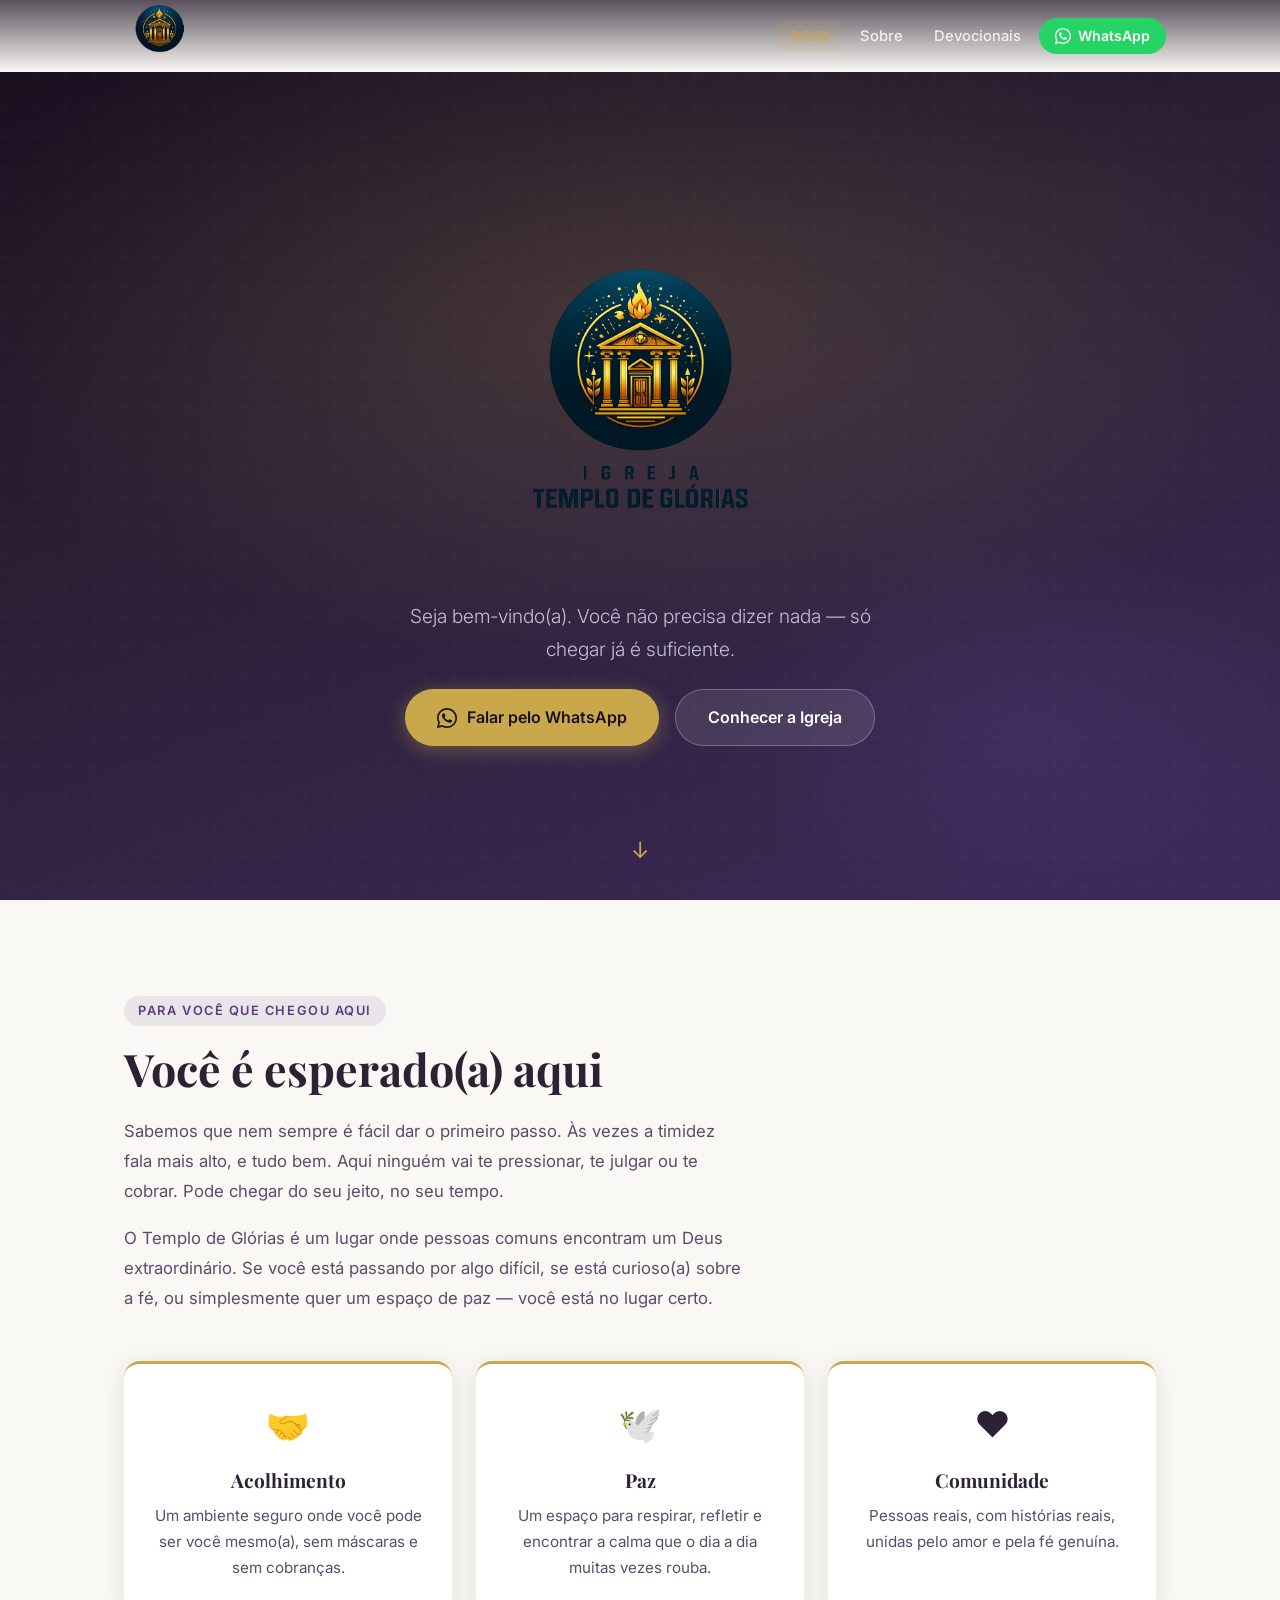
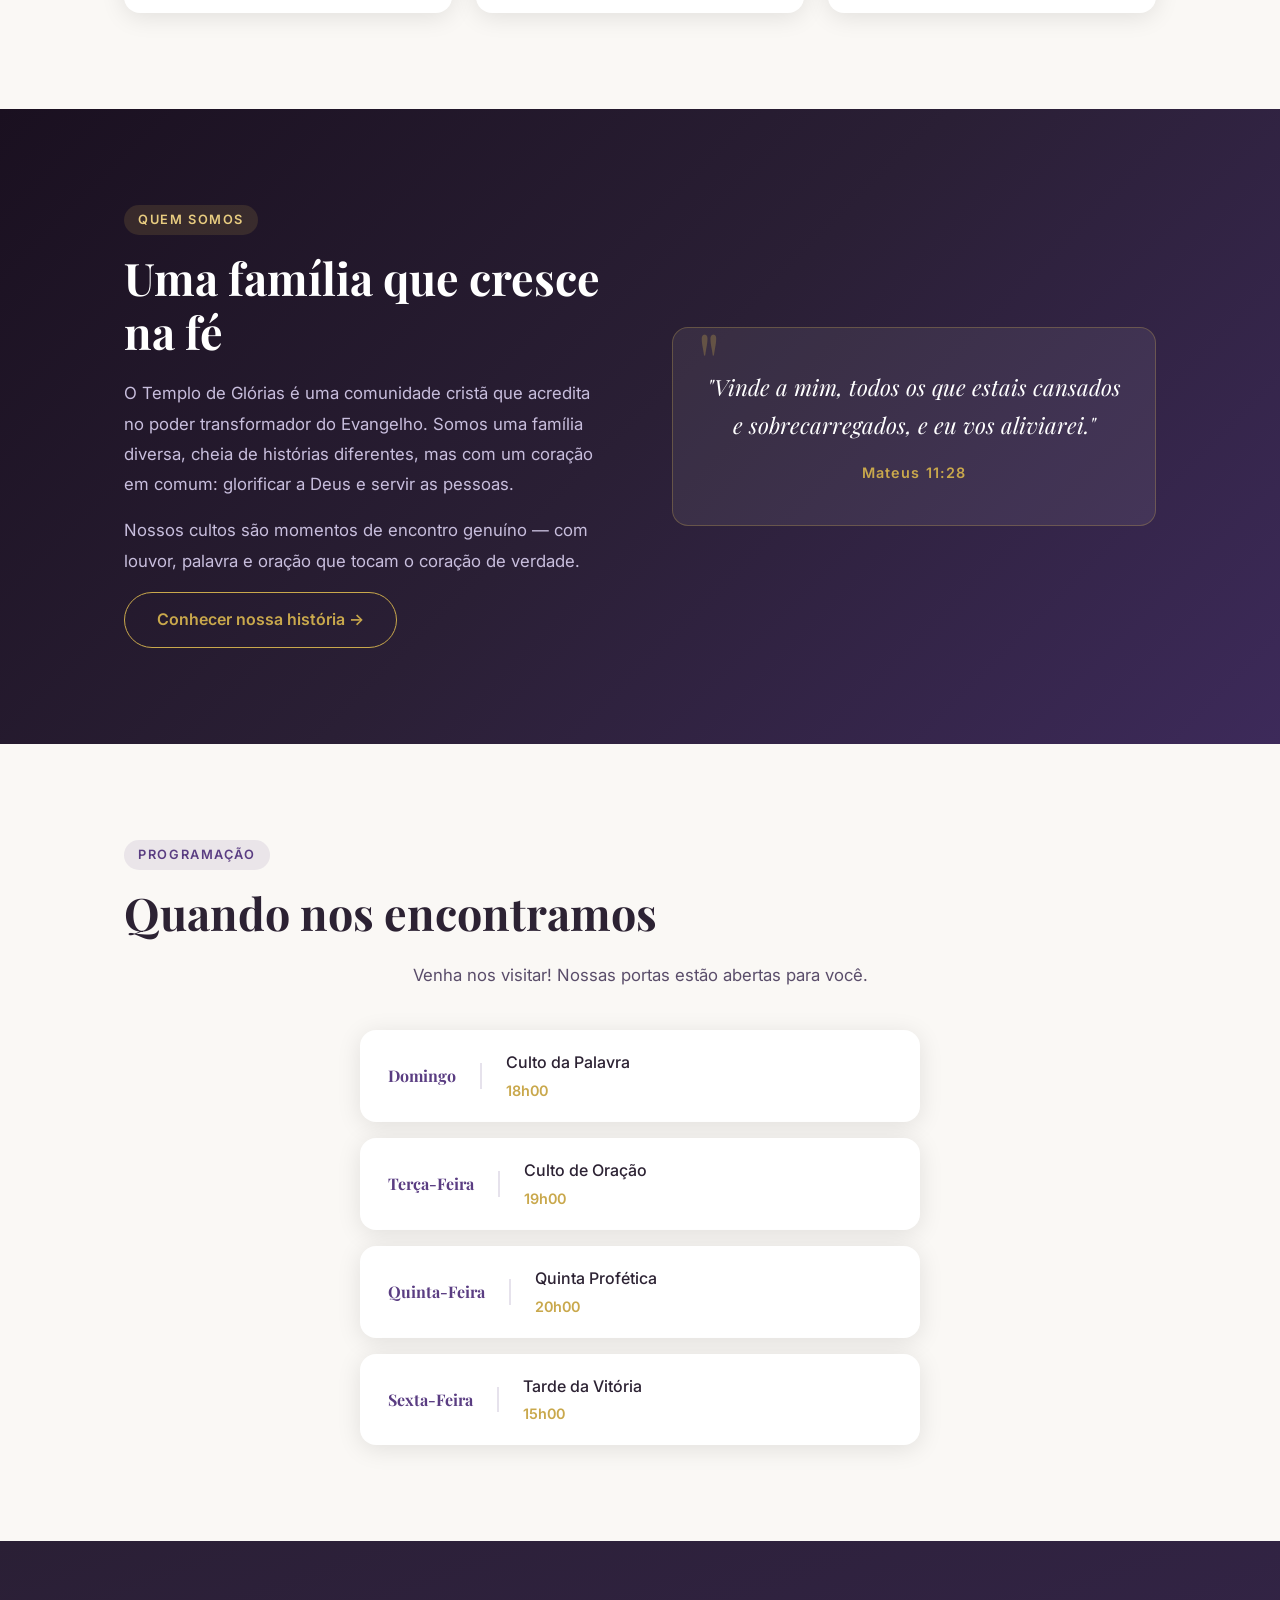
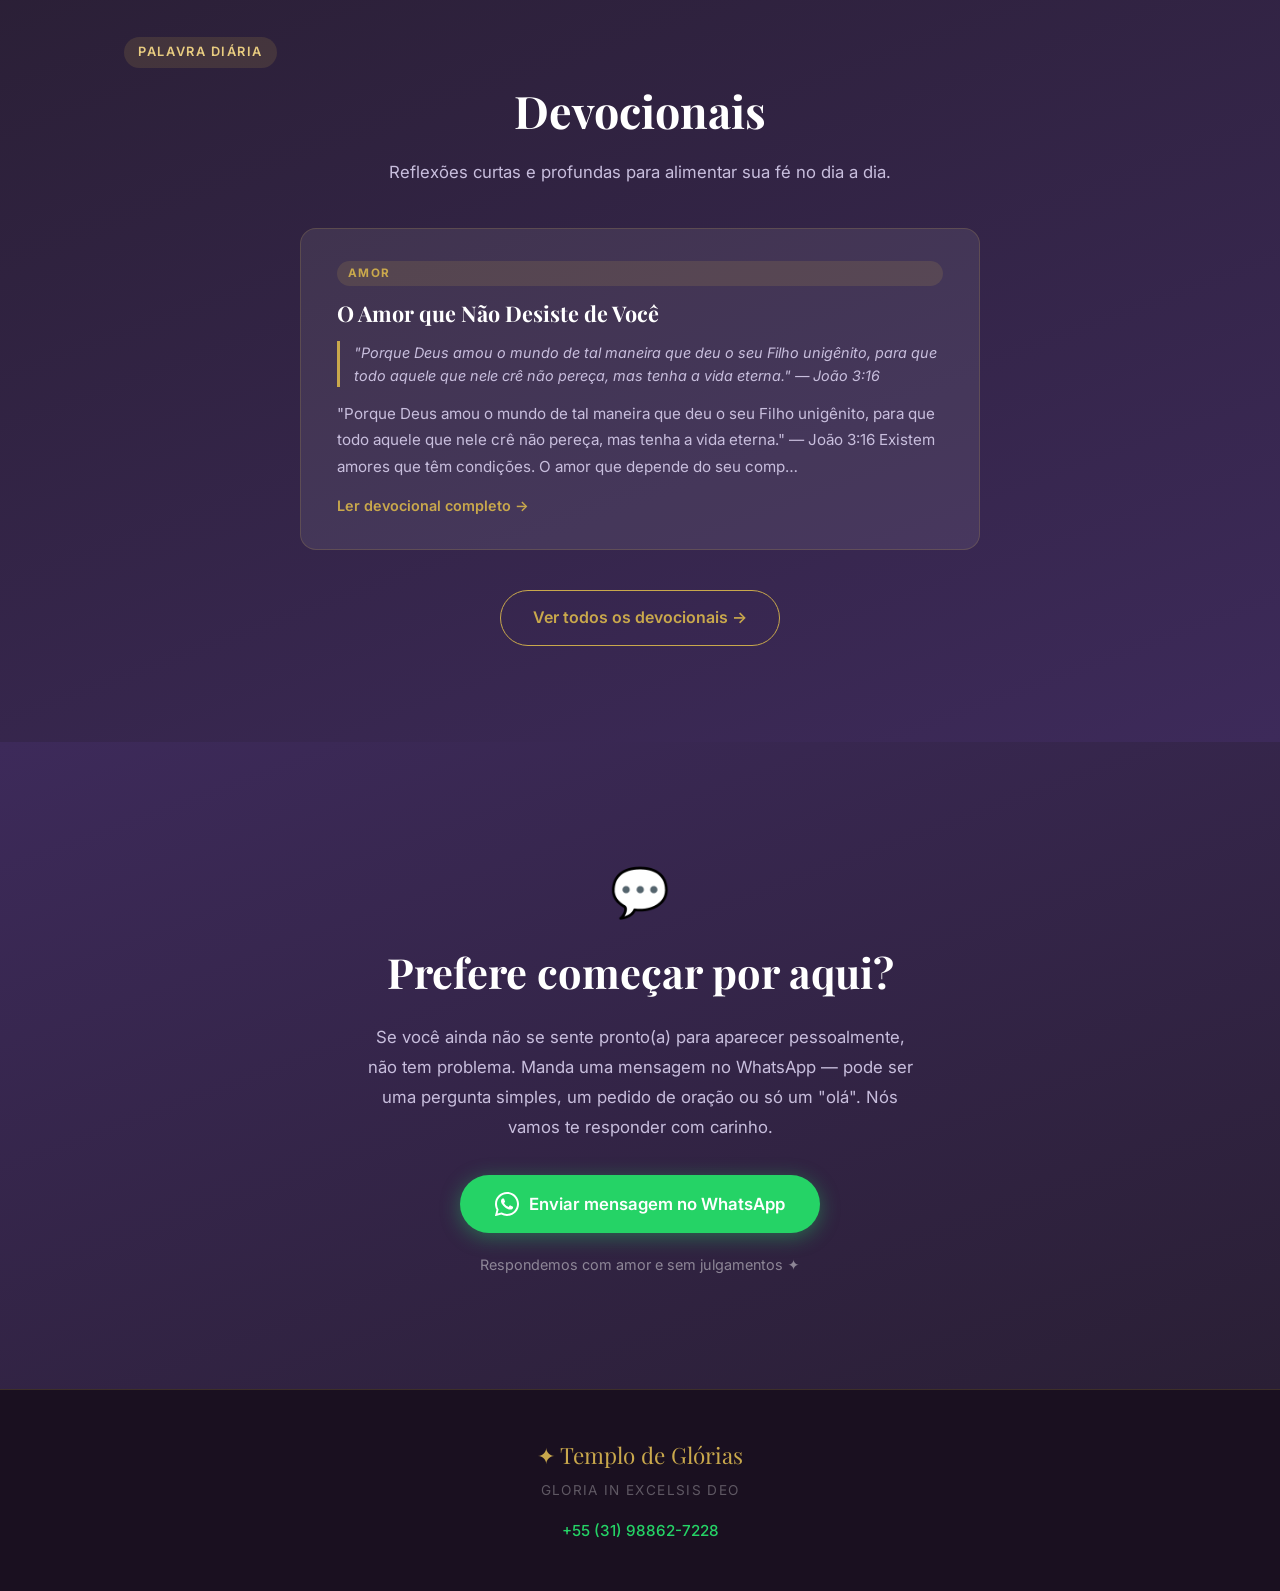
<file: index.html>
<!DOCTYPE html>
<html lang="pt-BR">
<head>
  <meta charset="UTF-8" />
  <meta name="viewport" content="width=device-width, initial-scale=1.0" />
  <meta name="description" content="Templo de Glórias — Um lugar de acolhimento, fé e esperança para você." />
  <title>Templo de Glórias</title>
  <link rel="preconnect" href="https://fonts.googleapis.com" />
  <link rel="preconnect" href="https://fonts.gstatic.com" crossorigin />
  <link href="https://fonts.googleapis.com/css2?family=Playfair+Display:wght@400;700&family=Inter:wght@300;400;500;600&display=swap" rel="stylesheet" />
  <link rel="stylesheet" href="css/style.css" />
</head>
<body>

  <!-- nav injetado via nav.js -->

  <!-- HERO -->
  <header class="hero">
    <div class="hero__overlay"></div>
    <div class="hero__content">
      <img src="images/logo.png" alt="Templo de Glórias" class="hero__logo-img" />
      <p class="hero__subtitle">Seja bem-vindo(a). Você não precisa dizer nada — só chegar já é suficiente.</p>
      <div class="hero__actions">
        <a href="https://wa.me/5531988627228?text=Ol%C3%A1%2C%20vim%20pelo%20QR%20Code%20e%20gostaria%20de%20saber%20mais%20sobre%20o%20Templo%20de%20Gl%C3%B3rias%20%F0%9F%99%8F"
           class="btn btn--primary" target="_blank" rel="noopener">
          <svg width="20" height="20" viewBox="0 0 24 24" fill="currentColor" aria-hidden="true">
            <path d="M17.472 14.382c-.297-.149-1.758-.867-2.03-.967-.273-.099-.471-.148-.67.15-.197.297-.767.966-.94 1.164-.173.199-.347.223-.644.075-.297-.15-1.255-.463-2.39-1.475-.883-.788-1.48-1.761-1.653-2.059-.173-.297-.018-.458.13-.606.134-.133.298-.347.446-.52.149-.174.198-.298.298-.497.099-.198.05-.371-.025-.52-.075-.149-.669-1.612-.916-2.207-.242-.579-.487-.5-.669-.51-.173-.008-.371-.01-.57-.01-.198 0-.52.074-.792.372-.272.297-1.04 1.016-1.04 2.479 0 1.462 1.065 2.875 1.213 3.074.149.198 2.096 3.2 5.077 4.487.709.306 1.262.489 1.694.625.712.227 1.36.195 1.871.118.571-.085 1.758-.719 2.006-1.413.248-.694.248-1.289.173-1.413-.074-.124-.272-.198-.57-.347z"/>
            <path d="M12 0C5.373 0 0 5.373 0 12c0 2.124.558 4.118 1.535 5.845L.057 23.428a.5.5 0 0 0 .612.612l5.583-1.478A11.94 11.94 0 0 0 12 24c6.627 0 12-5.373 12-12S18.627 0 12 0zm0 22c-1.891 0-3.663-.513-5.188-1.407l-.372-.217-3.863 1.022 1.022-3.863-.218-.372A9.944 9.944 0 0 1 2 12C2 6.477 6.477 2 12 2s10 4.477 10 10-4.477 10-10 10z"/>
          </svg>
          Falar pelo WhatsApp
        </a>
        <a href="sobre.html" class="btn btn--ghost">Conhecer a Igreja</a>
      </div>
    </div>
    <div class="hero__scroll" aria-hidden="true">↓</div>
  </header>

  <main>

    <!-- BOAS-VINDAS -->
    <section class="section section--light" id="boas-vindas">
      <div class="container">
        <span class="section__tag">Para você que chegou aqui</span>
        <h2 class="section__title">Você é esperado(a) aqui</h2>
        <p class="section__text">
          Sabemos que nem sempre é fácil dar o primeiro passo. Às vezes a timidez fala mais alto, e tudo bem.
          Aqui ninguém vai te pressionar, te julgar ou te cobrar. Pode chegar do seu jeito, no seu tempo.
        </p>
        <p class="section__text">
          O Templo de Glórias é um lugar onde pessoas comuns encontram um Deus extraordinário.
          Se você está passando por algo difícil, se está curioso(a) sobre a fé, ou simplesmente quer
          um espaço de paz — você está no lugar certo.
        </p>
        <div class="cards">
          <div class="card reveal">
            <div class="card__icon">🤝</div>
            <h3 class="card__title">Acolhimento</h3>
            <p class="card__text">Um ambiente seguro onde você pode ser você mesmo(a), sem máscaras e sem cobranças.</p>
          </div>
          <div class="card reveal">
            <div class="card__icon">🕊️</div>
            <h3 class="card__title">Paz</h3>
            <p class="card__text">Um espaço para respirar, refletir e encontrar a calma que o dia a dia muitas vezes rouba.</p>
          </div>
          <div class="card reveal">
            <div class="card__icon">❤️</div>
            <h3 class="card__title">Comunidade</h3>
            <p class="card__text">Pessoas reais, com histórias reais, unidas pelo amor e pela fé genuína.</p>
          </div>
        </div>
      </div>
    </section>

    <!-- SOBRE PREVIEW -->
    <section class="section section--dark" id="sobre">
      <div class="container container--two-col">
        <div class="two-col__text">
          <span class="section__tag section__tag--light">Quem somos</span>
          <h2 class="section__title section__title--light">Uma família que cresce na fé</h2>
          <p class="section__text section__text--light">
            O Templo de Glórias é uma comunidade cristã que acredita no poder transformador do Evangelho.
            Somos uma família diversa, cheia de histórias diferentes, mas com um coração em comum:
            glorificar a Deus e servir as pessoas.
          </p>
          <p class="section__text section__text--light">
            Nossos cultos são momentos de encontro genuíno — com louvor, palavra e oração que tocam
            o coração de verdade.
          </p>
          <a href="sobre.html" class="btn btn--outline-gold">Conhecer nossa história →</a>
        </div>
        <div class="two-col__visual reveal">
          <div class="verse-card">
            <blockquote class="verse-card__text">
              "Vinde a mim, todos os que estais cansados e sobrecarregados, e eu vos aliviarei."
            </blockquote>
            <cite class="verse-card__ref">Mateus 11:28</cite>
          </div>
        </div>
      </div>
    </section>

    <!-- CULTOS -->
    <section class="section section--light" id="cultos">
      <div class="container">
        <span class="section__tag">Programação</span>
        <h2 class="section__title">Quando nos encontramos</h2>
        <p class="section__text section__text--center">
          Venha nos visitar! Nossas portas estão abertas para você.
        </p>
        <div class="schedule">
          <div class="schedule__item reveal">
            <div class="schedule__day">Domingo</div>
            <div class="schedule__info">
              <span class="schedule__name">Culto da Palavra</span>
              <span class="schedule__time">18h00</span>
            </div>
          </div>
          <div class="schedule__item reveal">
            <div class="schedule__day">Terça-Feira</div>
            <div class="schedule__info">
              <span class="schedule__name">Culto de Oração</span>
              <span class="schedule__time">19h00</span>
            </div>
          </div>
          <div class="schedule__item reveal">
            <div class="schedule__day">Quinta-Feira</div>
            <div class="schedule__info">
              <span class="schedule__name">Quinta Profética</span>
              <span class="schedule__time">20h00</span>
            </div>
          </div>
          <div class="schedule__item reveal">
            <div class="schedule__day">Sexta-Feira</div>
            <div class="schedule__info">
              <span class="schedule__name">Tarde da Vitória</span>
              <span class="schedule__time">15h00</span>
            </div>
          </div>
        </div>
      </div>
    </section>

    <!-- DEVOCIONAIS PREVIEW -->
    <section class="section section--mid" id="devocionais-preview">
      <div class="container">
        <span class="section__tag section__tag--light">Palavra diária</span>
        <h2 class="section__title section__title--light" style="text-align:center;max-width:100%">Devocionais</h2>
        <p class="section__text section__text--light section__text--center">
          Reflexões curtas e profundas para alimentar sua fé no dia a dia.
        </p>
        <div id="devFeatured" class="dev-featured-wrap">
          <div class="dev-loading">
            <div class="dev-loading__spinner"></div>
          </div>
        </div>
        <div style="text-align:center;margin-top:2.5rem">
          <a href="devocionais.html" class="btn btn--outline-gold">Ver todos os devocionais →</a>
        </div>
      </div>
    </section>

    <!-- CTA WHATSAPP -->
    <section class="section section--cta" id="contato">
      <div class="container container--narrow">
        <div class="cta__icon">💬</div>
        <h2 class="cta__title">Prefere começar por aqui?</h2>
        <p class="cta__text">
          Se você ainda não se sente pronto(a) para aparecer pessoalmente, não tem problema.
          Manda uma mensagem no WhatsApp — pode ser uma pergunta simples, um pedido de oração
          ou só um "olá". Nós vamos te responder com carinho.
        </p>
        <a href="https://wa.me/5531988627228?text=Ol%C3%A1%2C%20vim%20pelo%20QR%20Code%20e%20gostaria%20de%20saber%20mais%20sobre%20o%20Templo%20de%20Gl%C3%B3rias%20%F0%9F%99%8F"
           class="btn btn--whatsapp" target="_blank" rel="noopener">
          <svg width="24" height="24" viewBox="0 0 24 24" fill="currentColor" aria-hidden="true">
            <path d="M17.472 14.382c-.297-.149-1.758-.867-2.03-.967-.273-.099-.471-.148-.67.15-.197.297-.767.966-.94 1.164-.173.199-.347.223-.644.075-.297-.15-1.255-.463-2.39-1.475-.883-.788-1.48-1.761-1.653-2.059-.173-.297-.018-.458.13-.606.134-.133.298-.347.446-.52.149-.174.198-.298.298-.497.099-.198.05-.371-.025-.52-.075-.149-.669-1.612-.916-2.207-.242-.579-.487-.5-.669-.51-.173-.008-.371-.01-.57-.01-.198 0-.52.074-.792.372-.272.297-1.04 1.016-1.04 2.479 0 1.462 1.065 2.875 1.213 3.074.149.198 2.096 3.2 5.077 4.487.709.306 1.262.489 1.694.625.712.227 1.36.195 1.871.118.571-.085 1.758-.719 2.006-1.413.248-.694.248-1.289.173-1.413-.074-.124-.272-.198-.57-.347z"/>
            <path d="M12 0C5.373 0 0 5.373 0 12c0 2.124.558 4.118 1.535 5.845L.057 23.428a.5.5 0 0 0 .612.612l5.583-1.478A11.94 11.94 0 0 0 12 24c6.627 0 12-5.373 12-12S18.627 0 12 0zm0 22c-1.891 0-3.663-.513-5.188-1.407l-.372-.217-3.863 1.022 1.022-3.863-.218-.372A9.944 9.944 0 0 1 2 12C2 6.477 6.477 2 12 2s10 4.477 10 10-4.477 10-10 10z"/>
          </svg>
          Enviar mensagem no WhatsApp
        </a>
        <p class="cta__note">Respondemos com amor e sem julgamentos ✦</p>
      </div>
    </section>

  </main>

  <footer class="footer">
    <div class="container">
      <div class="footer__logo">✦ Templo de Glórias</div>
      <p class="footer__tagline">Gloria in Excelsis Deo</p>
      <a href="https://wa.me/5531988627228" class="footer__whatsapp" target="_blank" rel="noopener">+55 (31) 98862-7228</a>
    </div>
  </footer>

  <script src="js/nav.js"></script>
  <script src="js/main.js"></script>
</body>
</html>
</file>
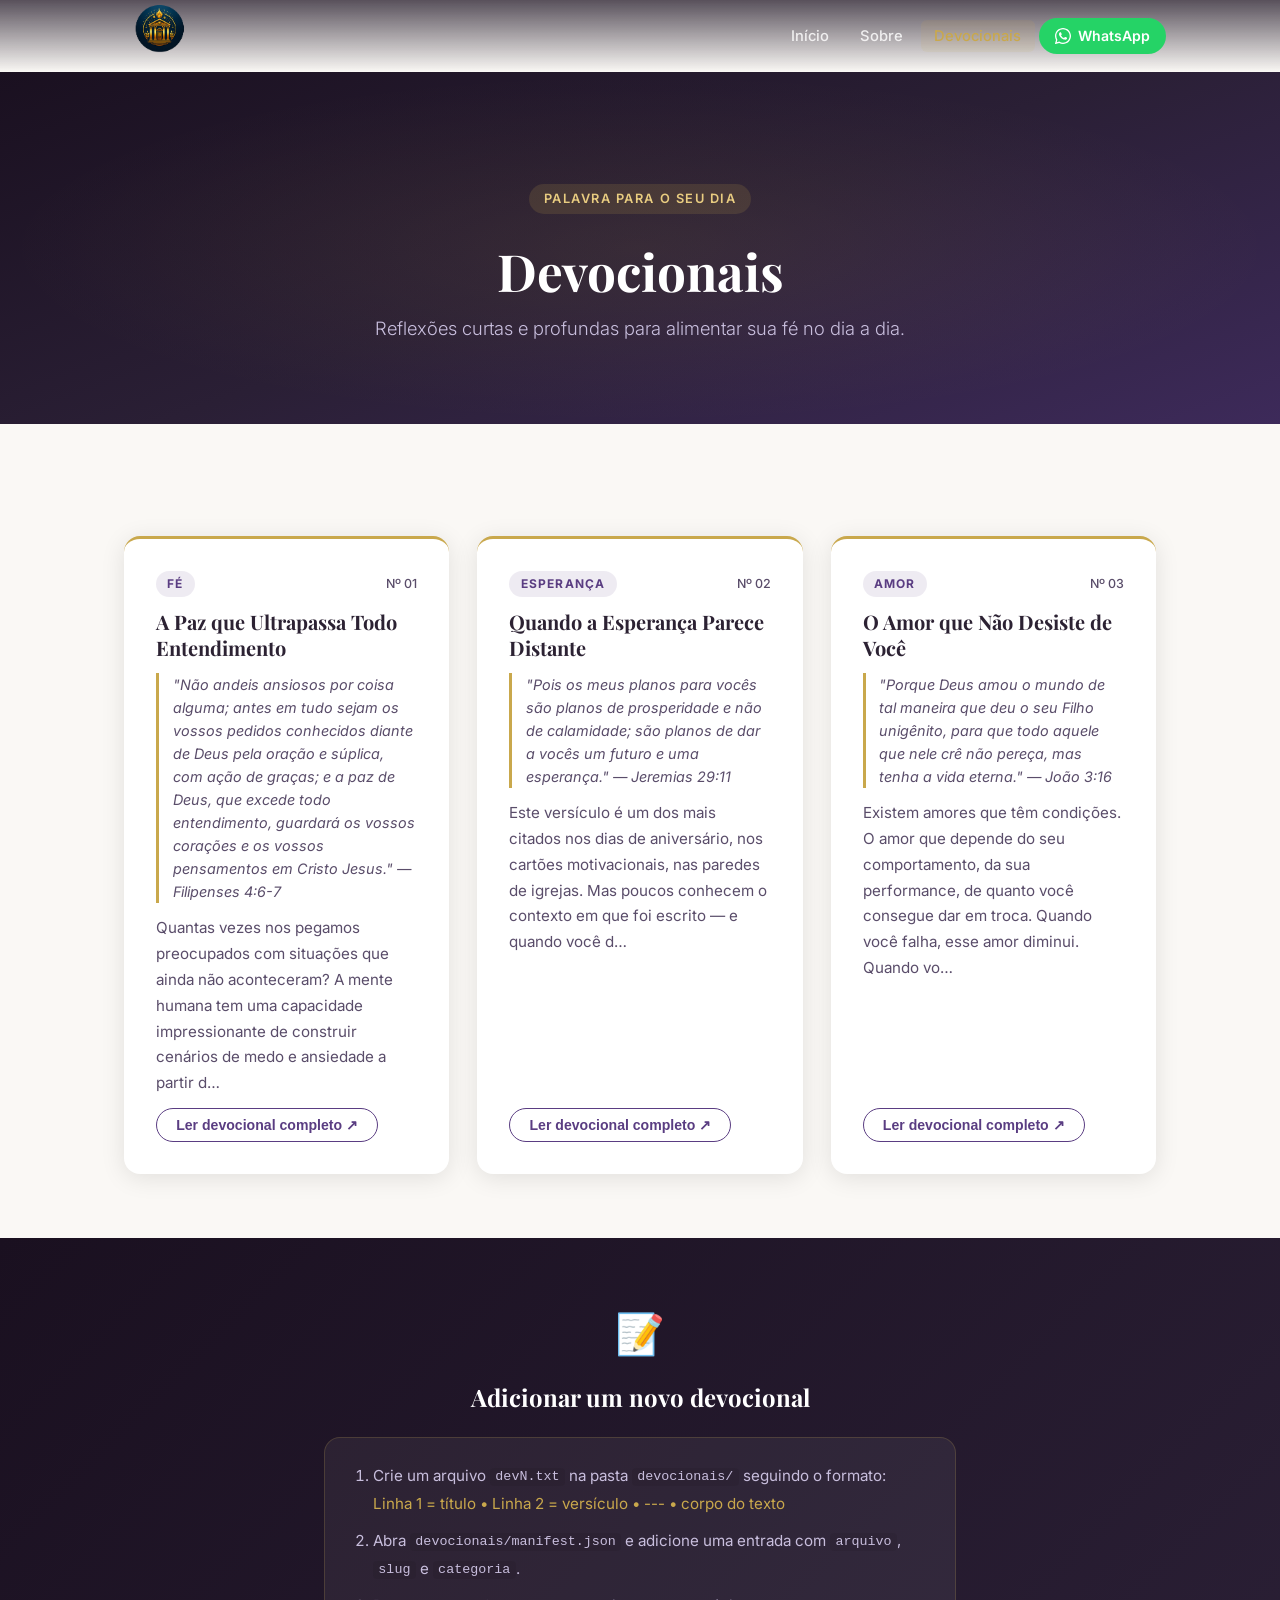
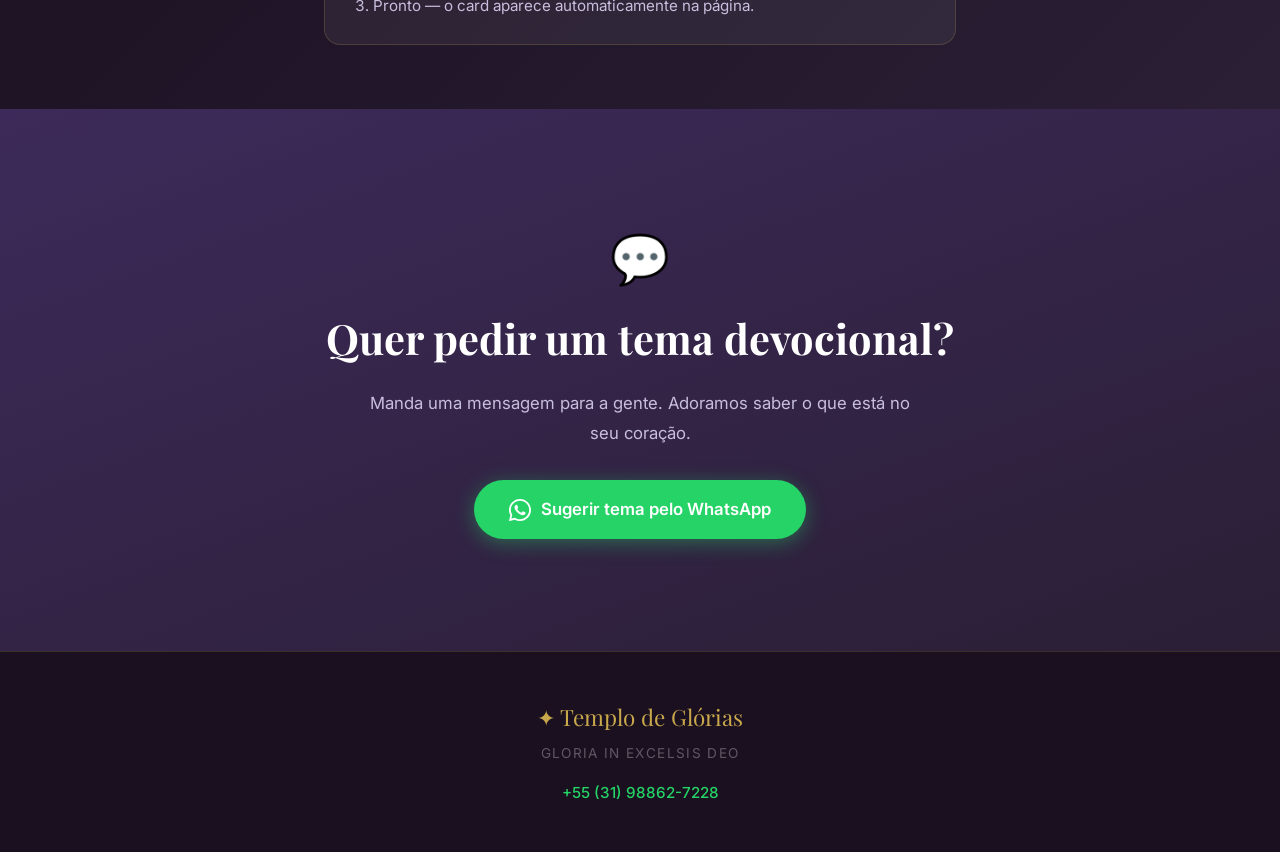
<file: devocionais.html>
<!DOCTYPE html>
<html lang="pt-BR">
<head>
  <meta charset="UTF-8" />
  <meta name="viewport" content="width=device-width, initial-scale=1.0" />
  <meta name="description" content="Devocionais do Templo de Glórias — reflexões diárias para fortalecer sua fé." />
  <title>Devocionais — Templo de Glórias</title>
  <link rel="preconnect" href="https://fonts.googleapis.com" />
  <link rel="preconnect" href="https://fonts.gstatic.com" crossorigin />
  <link href="https://fonts.googleapis.com/css2?family=Playfair+Display:wght@400;700&family=Inter:wght@300;400;500;600&display=swap" rel="stylesheet" />
  <link rel="stylesheet" href="css/style.css" />
</head>
<body class="page-devocionais">

  <!-- nav injetado via nav.js -->

  <!-- PAGE HERO -->
  <header class="page-hero">
    <div class="page-hero__overlay"></div>
    <div class="page-hero__content">
      <span class="section__tag section__tag--light">Palavra para o seu dia</span>
      <h1 class="page-hero__title">Devocionais</h1>
      <p class="page-hero__sub">Reflexões curtas e profundas para alimentar sua fé no dia a dia.</p>
    </div>
  </header>

  <main>

    <section class="section section--light dev-section">
      <div class="container">

        <!-- Estado de carregamento -->
        <div id="devLoading" class="dev-loading">
          <div class="dev-loading__spinner"></div>
          <p>Carregando devocionais…</p>
        </div>

        <!-- Mensagem de erro -->
        <div id="devError" class="dev-error" style="display:none"></div>

        <!-- Grid de cards (preenchido pelo JS) -->
        <div id="devGrid" class="dev-grid"></div>

      </div>
    </section>

    <!-- Como adicionar novo devocional -->
    <section class="section section--mid add-tip">
      <div class="container container--narrow">
        <div class="add-tip__icon">📝</div>
        <h2 class="add-tip__title">Adicionar um novo devocional</h2>
        <ol class="add-tip__steps">
          <li>Crie um arquivo <code>devN.txt</code> na pasta <code>devocionais/</code> seguindo o formato:<br>
            <em>Linha 1 = título &bull; Linha 2 = versículo &bull; --- &bull; corpo do texto</em>
          </li>
          <li>Abra <code>devocionais/manifest.json</code> e adicione uma entrada com <code>arquivo</code>, <code>slug</code> e <code>categoria</code>.</li>
          <li>Pronto — o card aparece automaticamente na página.</li>
        </ol>
      </div>
    </section>

    <!-- CTA -->
    <section class="section section--cta">
      <div class="container container--narrow">
        <div class="cta__icon">💬</div>
        <h2 class="cta__title">Quer pedir um tema devocional?</h2>
        <p class="cta__text">Manda uma mensagem para a gente. Adoramos saber o que está no seu coração.</p>
        <a href="https://wa.me/5531988627228?text=Ol%C3%A1%2C%20gostaria%20de%20sugerir%20um%20tema%20devocional%20%F0%9F%99%8F"
           class="btn btn--whatsapp" target="_blank" rel="noopener">
          <svg width="22" height="22" viewBox="0 0 24 24" fill="currentColor" aria-hidden="true">
            <path d="M17.472 14.382c-.297-.149-1.758-.867-2.03-.967-.273-.099-.471-.148-.67.15-.197.297-.767.966-.94 1.164-.173.199-.347.223-.644.075-.297-.15-1.255-.463-2.39-1.475-.883-.788-1.48-1.761-1.653-2.059-.173-.297-.018-.458.13-.606.134-.133.298-.347.446-.52.149-.174.198-.298.298-.497.099-.198.05-.371-.025-.52-.075-.149-.669-1.612-.916-2.207-.242-.579-.487-.5-.669-.51-.173-.008-.371-.01-.57-.01-.198 0-.52.074-.792.372-.272.297-1.04 1.016-1.04 2.479 0 1.462 1.065 2.875 1.213 3.074.149.198 2.096 3.2 5.077 4.487.709.306 1.262.489 1.694.625.712.227 1.36.195 1.871.118.571-.085 1.758-.719 2.006-1.413.248-.694.248-1.289.173-1.413-.074-.124-.272-.198-.57-.347z"/>
            <path d="M12 0C5.373 0 0 5.373 0 12c0 2.124.558 4.118 1.535 5.845L.057 23.428a.5.5 0 0 0 .612.612l5.583-1.478A11.94 11.94 0 0 0 12 24c6.627 0 12-5.373 12-12S18.627 0 12 0zm0 22c-1.891 0-3.663-.513-5.188-1.407l-.372-.217-3.863 1.022 1.022-3.863-.218-.372A9.944 9.944 0 0 1 2 12C2 6.477 6.477 2 12 2s10 4.477 10 10-4.477 10-10 10z"/>
          </svg>
          Sugerir tema pelo WhatsApp
        </a>
      </div>
    </section>

  </main>

  <!-- MODAL de leitura completa -->
  <div id="devModal" class="modal" role="dialog" aria-modal="true" aria-labelledby="modalTitle">
    <div class="modal__box">
      <button id="modalClose" class="modal__close" aria-label="Fechar">✕</button>
      <span id="modalCat" class="modal__cat"></span>
      <h2 id="modalTitle" class="modal__title"></h2>
      <div id="modalBody" class="modal__body"></div>
      <div class="modal__footer">
        <a href="https://wa.me/5531988627228?text=Ol%C3%A1%2C%20li%20um%20devocional%20incrível%20no%20site%20do%20Templo%20de%20Glórias%20e%20quero%20saber%20mais%20%F0%9F%99%8F"
           class="btn btn--whatsapp btn--sm" target="_blank" rel="noopener">
          Compartilhar via WhatsApp
        </a>
      </div>
    </div>
  </div>

  <footer class="footer">
    <div class="container">
      <div class="footer__logo">✦ Templo de Glórias</div>
      <p class="footer__tagline">Gloria in Excelsis Deo</p>
      <a href="https://wa.me/5531988627228" class="footer__whatsapp" target="_blank" rel="noopener">+55 (31) 98862-7228</a>
    </div>
  </footer>

  <script src="js/nav.js"></script>
  <script src="js/devocionais.js"></script>
</body>
</html>
</file>
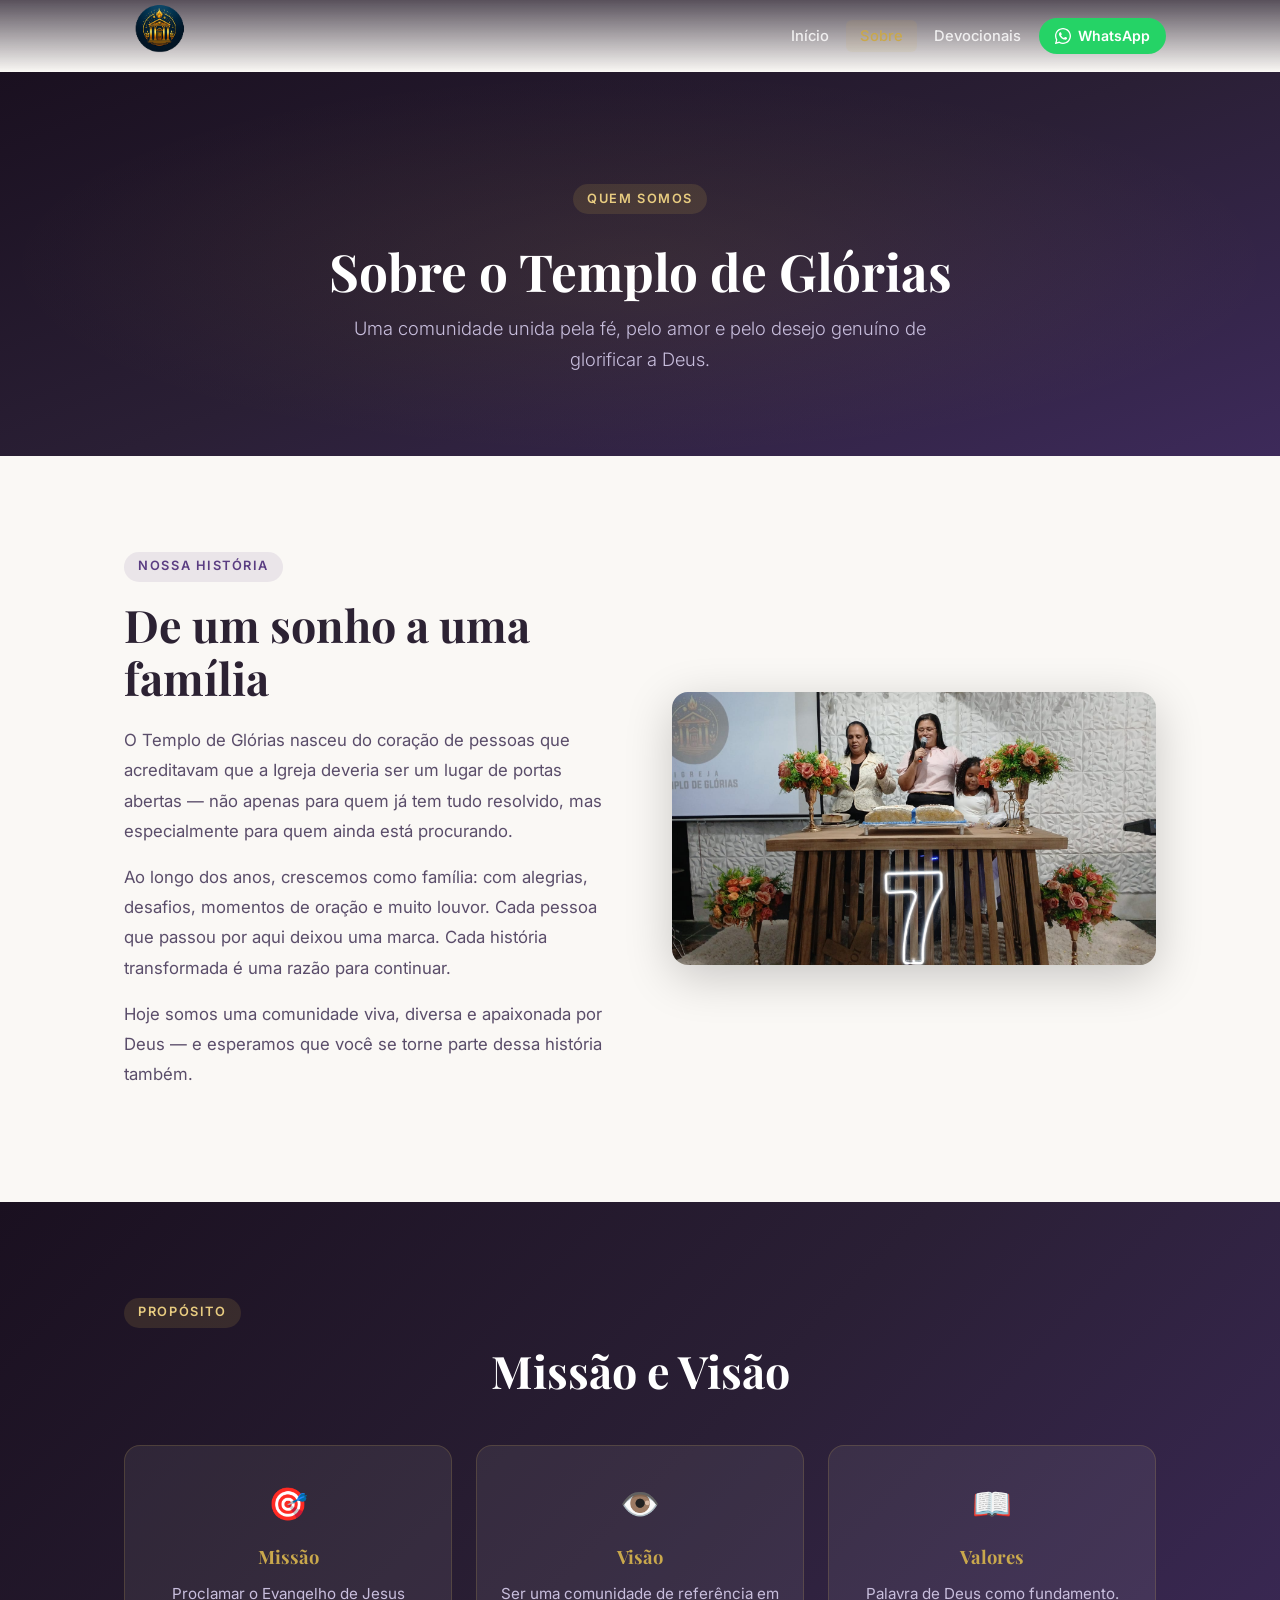
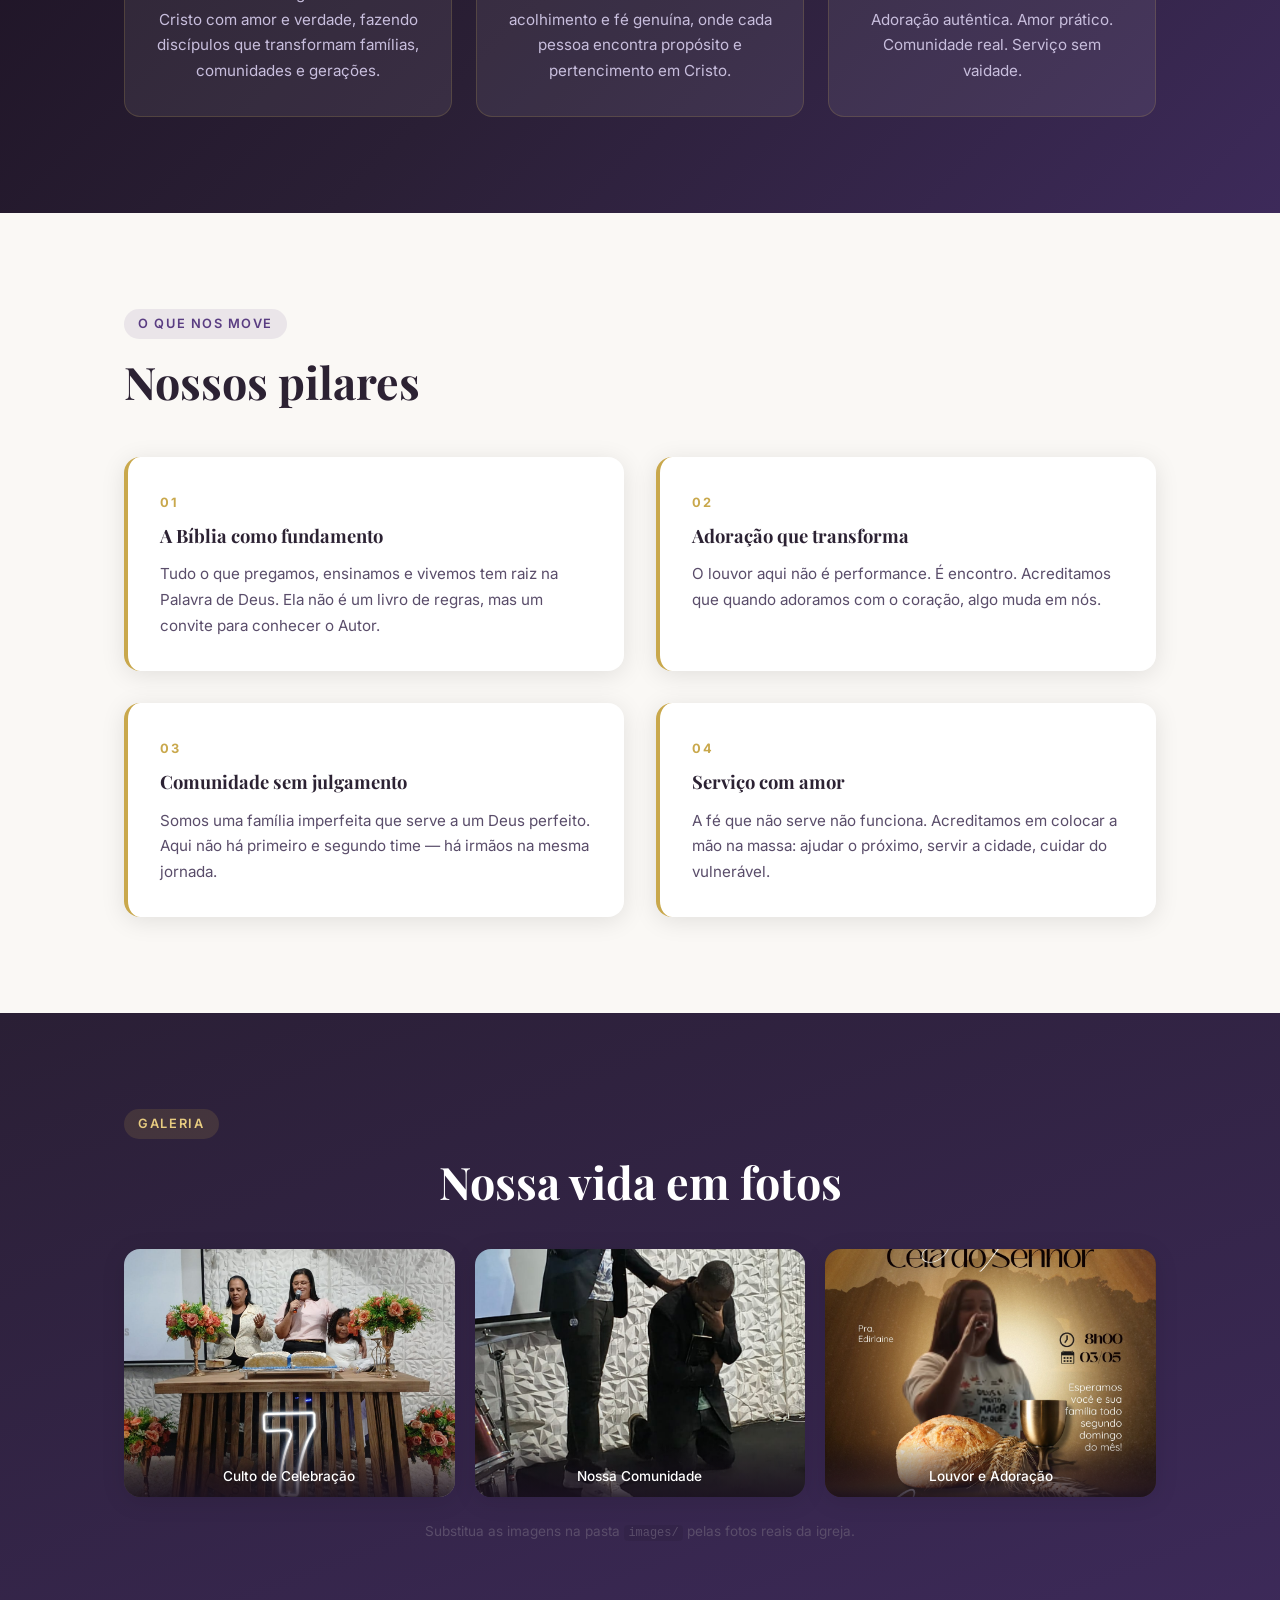
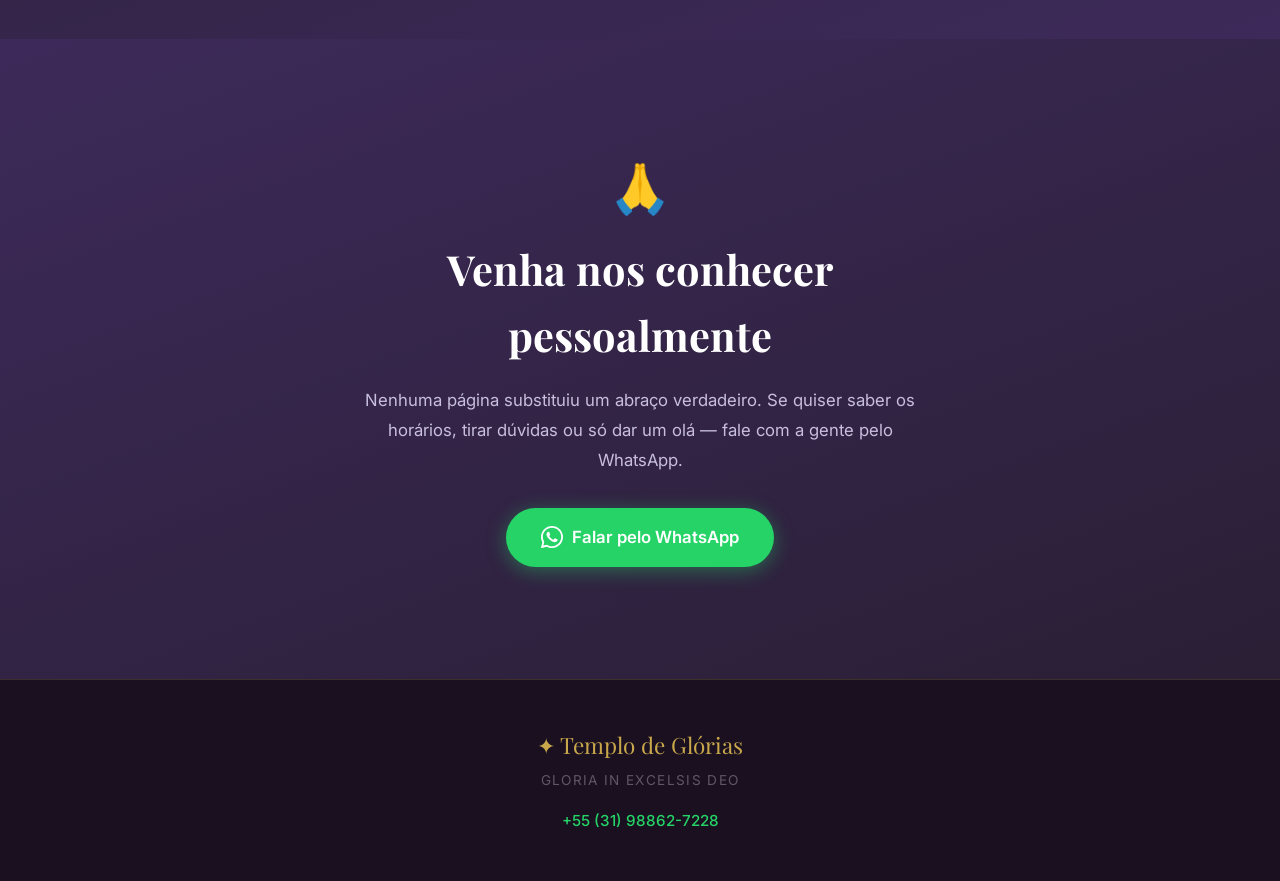
<file: sobre.html>
<!DOCTYPE html>
<html lang="pt-BR">
<head>
  <meta charset="UTF-8" />
  <meta name="viewport" content="width=device-width, initial-scale=1.0" />
  <meta name="description" content="Conheça o Templo de Glórias — nossa história, missão, valores e comunidade." />
  <title>Sobre — Templo de Glórias</title>
  <link rel="preconnect" href="https://fonts.googleapis.com" />
  <link rel="preconnect" href="https://fonts.gstatic.com" crossorigin />
  <link href="https://fonts.googleapis.com/css2?family=Playfair+Display:wght@400;700&family=Inter:wght@300;400;500;600&display=swap" rel="stylesheet" />
  <link rel="stylesheet" href="css/style.css" />
</head>
<body class="page-sobre">

  <!-- nav injetado via nav.js -->

  <!-- PAGE HERO -->
  <header class="page-hero">
    <div class="page-hero__overlay"></div>
    <div class="page-hero__content">
      <span class="section__tag section__tag--light">Quem somos</span>
      <h1 class="page-hero__title">Sobre o Templo de Glórias</h1>
      <p class="page-hero__sub">Uma comunidade unida pela fé, pelo amor e pelo desejo genuíno de glorificar a Deus.</p>
    </div>
  </header>

  <main>

    <!-- HISTÓRIA -->
    <section class="section section--light">
      <div class="container container--two-col">
        <div>
          <span class="section__tag">Nossa história</span>
          <h2 class="section__title">De um sonho a uma família</h2>
          <p class="section__text">
            O Templo de Glórias nasceu do coração de pessoas que acreditavam que a Igreja deveria ser
            um lugar de portas abertas — não apenas para quem já tem tudo resolvido, mas especialmente
            para quem ainda está procurando.
          </p>
          <p class="section__text">
            Ao longo dos anos, crescemos como família: com alegrias, desafios, momentos de oração
            e muito louvor. Cada pessoa que passou por aqui deixou uma marca. Cada história transformada
            é uma razão para continuar.
          </p>
          <p class="section__text">
            Hoje somos uma comunidade viva, diversa e apaixonada por Deus — e esperamos que você
            se torne parte dessa história também.
          </p>
        </div>
        <div class="sobre__img-wrap reveal">
          <img src="images/img1.png" alt="Culto no Templo de Glórias" class="sobre__img" />
        </div>
      </div>
    </section>

    <!-- MISSÃO & VISÃO -->
    <section class="section section--dark">
      <div class="container">
        <span class="section__tag section__tag--light">Propósito</span>
        <h2 class="section__title section__title--light" style="text-align:center;max-width:100%">Missão e Visão</h2>
        <div class="mv-grid">
          <div class="mv-card reveal">
            <div class="mv-card__icon">🎯</div>
            <h3 class="mv-card__title">Missão</h3>
            <p class="mv-card__text">
              Proclamar o Evangelho de Jesus Cristo com amor e verdade, fazendo discípulos que transformam
              famílias, comunidades e gerações.
            </p>
          </div>
          <div class="mv-card reveal">
            <div class="mv-card__icon">👁️</div>
            <h3 class="mv-card__title">Visão</h3>
            <p class="mv-card__text">
              Ser uma comunidade de referência em acolhimento e fé genuína, onde cada pessoa encontra
              propósito e pertencimento em Cristo.
            </p>
          </div>
          <div class="mv-card reveal">
            <div class="mv-card__icon">📖</div>
            <h3 class="mv-card__title">Valores</h3>
            <p class="mv-card__text">
              Palavra de Deus como fundamento. Adoração autêntica. Amor prático. Comunidade real.
              Serviço sem vaidade.
            </p>
          </div>
        </div>
      </div>
    </section>

    <!-- VALORES DETALHADOS -->
    <section class="section section--light">
      <div class="container">
        <span class="section__tag">O que nos move</span>
        <h2 class="section__title">Nossos pilares</h2>
        <div class="pillars">
          <div class="pillar reveal">
            <span class="pillar__num">01</span>
            <h3 class="pillar__title">A Bíblia como fundamento</h3>
            <p class="pillar__text">Tudo o que pregamos, ensinamos e vivemos tem raiz na Palavra de Deus. Ela não é um livro de regras, mas um convite para conhecer o Autor.</p>
          </div>
          <div class="pillar reveal">
            <span class="pillar__num">02</span>
            <h3 class="pillar__title">Adoração que transforma</h3>
            <p class="pillar__text">O louvor aqui não é performance. É encontro. Acreditamos que quando adoramos com o coração, algo muda em nós.</p>
          </div>
          <div class="pillar reveal">
            <span class="pillar__num">03</span>
            <h3 class="pillar__title">Comunidade sem julgamento</h3>
            <p class="pillar__text">Somos uma família imperfeita que serve a um Deus perfeito. Aqui não há primeiro e segundo time — há irmãos na mesma jornada.</p>
          </div>
          <div class="pillar reveal">
            <span class="pillar__num">04</span>
            <h3 class="pillar__title">Serviço com amor</h3>
            <p class="pillar__text">A fé que não serve não funciona. Acreditamos em colocar a mão na massa: ajudar o próximo, servir a cidade, cuidar do vulnerável.</p>
          </div>
        </div>
      </div>
    </section>

    <!-- GALERIA -->
    <section class="section section--mid">
      <div class="container">
        <span class="section__tag section__tag--light">Galeria</span>
        <h2 class="section__title section__title--light" style="text-align:center;max-width:100%">Nossa vida em fotos</h2>
        <div class="gallery">
          <div class="gallery__item reveal">
            <img src="images/img1.png" alt="Culto de celebração" loading="lazy" />
            <div class="gallery__caption">Culto de Celebração</div>
          </div>
          <div class="gallery__item reveal">
            <img src="images/img2.png" alt="Nossa comunidade" loading="lazy" />
            <div class="gallery__caption">Nossa Comunidade</div>
          </div>
          <div class="gallery__item reveal">
            <img src="images/img3.png" alt="Louvor e adoração" loading="lazy" />
            <div class="gallery__caption">Louvor e Adoração</div>
          </div>
        </div>
        <p class="gallery__note">Substitua as imagens na pasta <code>images/</code> pelas fotos reais da igreja.</p>
      </div>
    </section>

    <!-- CTA -->
    <section class="section section--cta">
      <div class="container container--narrow">
        <div class="cta__icon">🙏</div>
        <h2 class="cta__title">Venha nos conhecer pessoalmente</h2>
        <p class="cta__text">
          Nenhuma página substituiu um abraço verdadeiro. Se quiser saber os horários, tirar dúvidas
          ou só dar um olá — fale com a gente pelo WhatsApp.
        </p>
        <a href="https://wa.me/5531988627228?text=Ol%C3%A1%2C%20li%20sobre%20o%20Templo%20de%20Gl%C3%B3rias%20e%20quero%20saber%20mais%20%F0%9F%99%8F"
           class="btn btn--whatsapp" target="_blank" rel="noopener">
          <svg width="22" height="22" viewBox="0 0 24 24" fill="currentColor" aria-hidden="true">
            <path d="M17.472 14.382c-.297-.149-1.758-.867-2.03-.967-.273-.099-.471-.148-.67.15-.197.297-.767.966-.94 1.164-.173.199-.347.223-.644.075-.297-.15-1.255-.463-2.39-1.475-.883-.788-1.48-1.761-1.653-2.059-.173-.297-.018-.458.13-.606.134-.133.298-.347.446-.52.149-.174.198-.298.298-.497.099-.198.05-.371-.025-.52-.075-.149-.669-1.612-.916-2.207-.242-.579-.487-.5-.669-.51-.173-.008-.371-.01-.57-.01-.198 0-.52.074-.792.372-.272.297-1.04 1.016-1.04 2.479 0 1.462 1.065 2.875 1.213 3.074.149.198 2.096 3.2 5.077 4.487.709.306 1.262.489 1.694.625.712.227 1.36.195 1.871.118.571-.085 1.758-.719 2.006-1.413.248-.694.248-1.289.173-1.413-.074-.124-.272-.198-.57-.347z"/>
            <path d="M12 0C5.373 0 0 5.373 0 12c0 2.124.558 4.118 1.535 5.845L.057 23.428a.5.5 0 0 0 .612.612l5.583-1.478A11.94 11.94 0 0 0 12 24c6.627 0 12-5.373 12-12S18.627 0 12 0zm0 22c-1.891 0-3.663-.513-5.188-1.407l-.372-.217-3.863 1.022 1.022-3.863-.218-.372A9.944 9.944 0 0 1 2 12C2 6.477 6.477 2 12 2s10 4.477 10 10-4.477 10-10 10z"/>
          </svg>
          Falar pelo WhatsApp
        </a>
      </div>
    </section>

  </main>

  <footer class="footer">
    <div class="container">
      <div class="footer__logo">✦ Templo de Glórias</div>
      <p class="footer__tagline">Gloria in Excelsis Deo</p>
      <a href="https://wa.me/5531988627228" class="footer__whatsapp" target="_blank" rel="noopener">+55 (31) 98862-7228</a>
    </div>
  </footer>

  <script src="js/nav.js"></script>
  <script src="js/main.js"></script>
</body>
</html>
</file>
<file: css/style.css>
/* ===== RESET & BASE ===== */
*, *::before, *::after { box-sizing: border-box; margin: 0; padding: 0; }

:root {
  --gold:        #c9a84c;
  --gold-light:  #e8cc80;
  --deep:        #1a1020;
  --deep-mid:    #2a1f35;
  --purple:      #3d2a5a;
  --purple-mid:  #5a3d82;
  --off-white:   #faf8f5;
  --text-dark:   #2c2233;
  --text-mid:    #5a4d6a;
  --text-light:  #c8bedd;
  --whatsapp:    #25d366;
  --whatsapp-dk: #1aab52;
  --nav-h:       72px;

  --font-serif: 'Playfair Display', Georgia, serif;
  --font-sans:  'Inter', system-ui, sans-serif;
  --radius:     1rem;
  --shadow:     0 4px 24px rgba(0,0,0,.10);
  --shadow-lg:  0 12px 48px rgba(0,0,0,.20);
}

html { scroll-behavior: smooth; font-size: 16px; }

body {
  font-family: var(--font-sans);
  color: var(--text-dark);
  background: var(--off-white);
  line-height: 1.6;
  -webkit-font-smoothing: antialiased;
  padding-top: var(--nav-h);
}

img { max-width: 100%; display: block; }
code { font-family: monospace; background: rgba(0,0,0,.07); padding: .1em .4em; border-radius: 4px; font-size: .88em; }

/* ===== NAVBAR ===== */
.navbar {
  position: fixed;
  top: 0; left: 0; right: 0;
  z-index: 100;
  height: var(--nav-h);
  background: linear-gradient(to bottom, rgba(26,16,32,.72) 0%, rgba(26,16,32,0) 100%);
  transition: background .3s, box-shadow .3s;
}

.navbar--scrolled {
  background: rgba(26,16,32,.96);
  backdrop-filter: blur(12px);
  box-shadow: 0 2px 20px rgba(0,0,0,.3);
}

.navbar__inner {
  max-width: 1100px;
  margin: 0 auto;
  padding: 0 1.5rem;
  height: 100%;
  display: flex;
  align-items: center;
  justify-content: space-between;
  gap: 1rem;
}

.navbar__brand { display: flex; align-items: center; }
.navbar__logo  {
  width: 90px;
  height: 90px;
  border-radius: 50%;
  object-fit: cover;
  object-position: center;
}

.navbar__links {
  display: flex;
  align-items: center;
  gap: .25rem;
  list-style: none;
}

.navbar__link {
  color: rgba(255,255,255,.82);
  text-decoration: none;
  font-size: .92rem;
  font-weight: 500;
  padding: .45rem .85rem;
  border-radius: 6px;
  transition: color .2s, background .2s;
}

.navbar__link:hover,
.navbar__link--active {
  color: var(--gold);
  background: rgba(201,168,76,.1);
}

.navbar__cta {
  display: inline-flex;
  align-items: center;
  gap: .45rem;
  background: var(--whatsapp);
  color: #fff;
  text-decoration: none;
  font-size: .88rem;
  font-weight: 600;
  padding: .45rem 1rem;
  border-radius: 50px;
  transition: background .2s, transform .2s;
}
.navbar__cta:hover { background: var(--whatsapp-dk); transform: translateY(-1px); }

/* Hamburger */
.navbar__toggle {
  display: none;
  flex-direction: column;
  justify-content: center;
  gap: 5px;
  background: none;
  border: none;
  cursor: pointer;
  padding: .5rem;
}
.navbar__toggle span {
  display: block;
  width: 24px;
  height: 2px;
  background: #fff;
  border-radius: 2px;
  transition: transform .3s, opacity .3s;
}
.navbar__toggle--open span:nth-child(1) { transform: translateY(7px) rotate(45deg); }
.navbar__toggle--open span:nth-child(2) { opacity: 0; }
.navbar__toggle--open span:nth-child(3) { transform: translateY(-7px) rotate(-45deg); }

/* ===== HERO (index) ===== */
.hero {
  position: relative;
  min-height: calc(100svh - var(--nav-h));
  display: flex;
  align-items: center;
  justify-content: center;
  text-align: center;
  background: linear-gradient(160deg, #1a1020 0%, #2a1f35 40%, #3d2a5a 100%);
  overflow: hidden;
}

.hero::before {
  content: '';
  position: absolute; inset: 0;
  background:
    radial-gradient(ellipse 80% 60% at 50% 30%, rgba(201,168,76,.18) 0%, transparent 70%),
    radial-gradient(ellipse 40% 40% at 80% 80%, rgba(90,61,130,.3) 0%, transparent 60%);
  pointer-events: none;
}

.hero__overlay {
  position: absolute; inset: 0;
  background: url("data:image/svg+xml,%3Csvg width='60' height='60' viewBox='0 0 60 60' xmlns='http://www.w3.org/2000/svg'%3E%3Cg fill='none' fill-rule='evenodd'%3E%3Cg fill='%23c9a84c' fill-opacity='0.04'%3E%3Cpath d='M36 34v-4h-2v4h-4v2h4v4h2v-4h4v-2h-4zm0-30V0h-2v4h-4v2h4v4h2V6h4V4h-4zM6 34v-4H4v4H0v2h4v4h2v-4h4v-2H6zM6 4V0H4v4H0v2h4v4h2V6h4V4H6z'/%3E%3C/g%3E%3C/g%3E%3C/svg%3E");
  pointer-events: none; opacity: .5;
}

.hero__content {
  position: relative; z-index: 1;
  max-width: 700px; padding: 2rem 1.5rem;
  display: flex; flex-direction: column; align-items: center; gap: 1.5rem;
}

.hero__logo-img { height: 350px; width: auto; }

.hero__subtitle {
  font-size: clamp(1rem, 3vw, 1.2rem);
  color: var(--text-light); font-weight: 300; max-width: 520px; line-height: 1.7;
}

.hero__actions { display: flex; flex-wrap: wrap; gap: 1rem; justify-content: center; }

.hero__scroll {
  position: absolute; bottom: 2rem; left: 50%; transform: translateX(-50%);
  color: var(--gold); font-size: 1.4rem; z-index: 1;
  animation: bounce 2s ease-in-out infinite;
}

@keyframes bounce {
  0%,100% { transform: translateX(-50%) translateY(0); }
  50%      { transform: translateX(-50%) translateY(8px); }
}

/* ===== PAGE HERO (sub-pages) ===== */
.page-hero {
  position: relative;
  padding: 7rem 1.5rem 5rem;
  text-align: center;
  background: linear-gradient(160deg, #1a1020 0%, #2a1f35 50%, #3d2a5a 100%);
  overflow: hidden;
}

.page-hero::before {
  content: '';
  position: absolute; inset: 0;
  background: radial-gradient(ellipse 70% 70% at 50% 50%, rgba(201,168,76,.15) 0%, transparent 70%);
  pointer-events: none;
}

.page-hero__overlay { position: absolute; inset: 0; background: inherit; opacity: .4; pointer-events: none; }

.page-hero__content { position: relative; z-index: 1; max-width: 640px; margin: 0 auto; }

.page-hero__title {
  font-family: var(--font-serif);
  font-size: clamp(2rem, 6vw, 3.2rem);
  color: #fff; font-weight: 700; line-height: 1.15;
  margin: .75rem 0;
}

.page-hero__sub {
  font-size: clamp(.95rem, 2.5vw, 1.15rem);
  color: var(--text-light); font-weight: 300; line-height: 1.7;
  margin-top: .5rem;
}

/* ===== BUTTONS ===== */
.btn {
  display: inline-flex; align-items: center; gap: .6rem;
  padding: .9rem 2rem; border-radius: 50px;
  font-family: var(--font-sans); font-size: 1rem; font-weight: 600;
  text-decoration: none; cursor: pointer; border: none;
  transition: transform .2s, box-shadow .2s, background .2s;
}
.btn:active { transform: scale(.97); }

.btn--primary {
  background: var(--gold); color: var(--deep);
  box-shadow: 0 4px 20px rgba(201,168,76,.4);
}
.btn--primary:hover {
  background: var(--gold-light);
  box-shadow: 0 6px 28px rgba(201,168,76,.55);
  transform: translateY(-2px);
}

.btn--ghost {
  background: rgba(255,255,255,.1); color: #fff;
  border: 1px solid rgba(255,255,255,.25);
}
.btn--ghost:hover { background: rgba(255,255,255,.18); transform: translateY(-2px); }

.btn--outline-gold {
  background: transparent; color: var(--gold);
  border: 1.5px solid var(--gold);
}
.btn--outline-gold:hover { background: rgba(201,168,76,.12); transform: translateY(-2px); }

.btn--whatsapp {
  background: var(--whatsapp); color: #fff; font-size: 1.05rem;
  padding: 1rem 2.2rem;
  box-shadow: 0 4px 20px rgba(37,211,102,.4);
}
.btn--whatsapp:hover {
  background: var(--whatsapp-dk);
  box-shadow: 0 6px 30px rgba(37,211,102,.55);
  transform: translateY(-2px);
}

.btn--sm { font-size: .88rem; padding: .65rem 1.4rem; }

/* ===== LAYOUT ===== */
.container { max-width: 1080px; margin: 0 auto; padding: 0 1.5rem; }

.container--two-col {
  display: grid; grid-template-columns: 1fr 1fr;
  gap: 4rem; align-items: center;
}

.container--narrow {
  max-width: 680px; text-align: center;
  display: flex; flex-direction: column; align-items: center;
}

/* ===== SECTIONS ===== */
.section { padding: 6rem 0; }
.section--light  { background: var(--off-white); }
.section--dark   { background: linear-gradient(135deg, var(--deep) 0%, var(--deep-mid) 50%, var(--purple) 100%); }
.section--mid    { background: linear-gradient(160deg, var(--deep-mid) 0%, var(--purple) 100%); }
.section--cta    { background: linear-gradient(160deg, var(--purple) 0%, var(--deep-mid) 100%); padding: 7rem 0; }

.section__tag {
  display: inline-block; font-size: .8rem; font-weight: 600;
  letter-spacing: .12em; text-transform: uppercase;
  color: var(--purple-mid); background: rgba(90,61,130,.1);
  padding: .3rem .9rem; border-radius: 50px; margin-bottom: 1rem;
}
.section__tag--light { color: var(--gold-light); background: rgba(201,168,76,.15); }

.section__title {
  font-family: var(--font-serif);
  font-size: clamp(1.8rem, 5vw, 2.8rem);
  font-weight: 700; color: var(--text-dark);
  line-height: 1.2; margin-bottom: 1.25rem; max-width: 620px;
}
.section__title--light { color: #fff; }

.section__text {
  font-size: 1.05rem; color: var(--text-mid);
  line-height: 1.8; margin-bottom: 1rem; max-width: 620px;
}
.section__text--light  { color: var(--text-light); }
.section__text--center { text-align: center; margin: 0 auto 2.5rem; }

/* ===== CARDS (index) ===== */
.cards {
  display: grid; grid-template-columns: repeat(3,1fr);
  gap: 1.5rem; margin-top: 3rem;
}

.card {
  background: #fff; border-radius: var(--radius);
  padding: 2rem 1.5rem; box-shadow: var(--shadow);
  text-align: center; border-top: 3px solid var(--gold);
  transition: transform .25s, box-shadow .25s;
}
.card:hover { transform: translateY(-6px); box-shadow: var(--shadow-lg); }
.card__icon  { font-size: 2.2rem; margin-bottom: .75rem; }
.card__title { font-family: var(--font-serif); font-size: 1.2rem; font-weight: 700; color: var(--text-dark); margin-bottom: .5rem; }
.card__text  { font-size: .95rem; color: var(--text-mid); line-height: 1.7; }

/* ===== VERSE CARD ===== */
.verse-card {
  background: rgba(255,255,255,.07); border: 1px solid rgba(201,168,76,.3);
  border-radius: var(--radius); padding: 2.5rem 2rem; text-align: center;
  position: relative;
}
.verse-card::before {
  content: '"'; position: absolute; top: -.5rem; left: 1.5rem;
  font-family: var(--font-serif); font-size: 5rem; color: var(--gold);
  opacity: .3; line-height: 1;
}
.verse-card__text {
  font-family: var(--font-serif); font-size: clamp(1.1rem,3vw,1.4rem);
  font-style: italic; color: #fff; line-height: 1.7; margin-bottom: 1rem;
}
.verse-card__ref { font-size: .9rem; font-style: normal; color: var(--gold); font-weight: 600; letter-spacing: .08em; }

/* ===== SCHEDULE ===== */
.schedule { display: flex; flex-direction: column; gap: 1rem; max-width: 560px; margin: 0 auto; }

.schedule__item {
  display: flex; align-items: center; gap: 1.5rem;
  background: #fff; border-radius: var(--radius);
  padding: 1.25rem 1.75rem; box-shadow: var(--shadow);
  transition: transform .2s;
}
.schedule__item:hover { transform: translateX(6px); }

.schedule__day {
  font-family: var(--font-serif); font-size: 1rem; font-weight: 700;
  color: var(--purple-mid); min-width: 70px; text-align: center;
  border-right: 2px solid rgba(90,61,130,.15); padding-right: 1.5rem;
}
.schedule__info   { display: flex; flex-direction: column; gap: .2rem; }
.schedule__name   { font-size: 1rem; font-weight: 500; color: var(--text-dark); }
.schedule__time   { font-size: .9rem; color: var(--gold); font-weight: 600; }

/* ===== CTA ===== */
.cta__icon  { font-size: 3rem; margin-bottom: .5rem; }
.cta__title { font-family: var(--font-serif); font-size: clamp(1.8rem,5vw,2.6rem); color: #fff; margin-bottom: 1rem; }
.cta__text  { font-size: 1.05rem; color: var(--text-light); line-height: 1.8; margin-bottom: 2rem; max-width: 560px; }
.cta__note  { margin-top: 1.25rem; font-size: .9rem; color: rgba(255,255,255,.45); }

/* ===== SOBRE PAGE ===== */
.sobre__img-wrap { border-radius: var(--radius); overflow: hidden; box-shadow: var(--shadow-lg); }
.sobre__img      { width: 100%; height: 100%; object-fit: cover; }

.mv-grid {
  display: grid; grid-template-columns: repeat(3,1fr);
  gap: 1.5rem; margin-top: 3rem;
}
.mv-card {
  background: rgba(255,255,255,.07); border: 1px solid rgba(201,168,76,.2);
  border-radius: var(--radius); padding: 2rem 1.5rem; text-align: center;
  transition: transform .25s, box-shadow .25s;
}
.mv-card:hover { transform: translateY(-6px); }
.mv-card__icon  { font-size: 2rem; margin-bottom: .75rem; }
.mv-card__title { font-family: var(--font-serif); font-size: 1.15rem; color: var(--gold); margin-bottom: .6rem; }
.mv-card__text  { font-size: .95rem; color: var(--text-light); line-height: 1.7; }

.pillars { display: grid; grid-template-columns: repeat(2,1fr); gap: 2rem; margin-top: 3rem; }

.pillar {
  background: #fff; border-radius: var(--radius);
  padding: 2rem; box-shadow: var(--shadow);
  border-left: 4px solid var(--gold);
  transition: transform .2s;
}
.pillar:hover { transform: translateY(-4px); }
.pillar__num  { font-size: .8rem; font-weight: 700; letter-spacing: .12em; color: var(--gold); text-transform: uppercase; }
.pillar__title { font-family: var(--font-serif); font-size: 1.15rem; color: var(--text-dark); margin: .4rem 0 .7rem; }
.pillar__text  { font-size: .95rem; color: var(--text-mid); line-height: 1.7; }

/* Gallery */
.gallery { display: grid; grid-template-columns: repeat(3,1fr); gap: 1.25rem; margin-top: 2.5rem; }

.gallery__item {
  position: relative; border-radius: var(--radius); overflow: hidden;
  aspect-ratio: 4/3; box-shadow: var(--shadow); cursor: pointer;
  transition: transform .25s;
}
.gallery__item:hover { transform: scale(1.02); }
.gallery__item img { width: 100%; height: 100%; object-fit: cover; }

.gallery__caption {
  position: absolute; bottom: 0; left: 0; right: 0;
  background: linear-gradient(transparent, rgba(26,16,32,.85));
  color: #fff; font-size: .85rem; font-weight: 500;
  padding: 1.5rem .75rem .6rem; text-align: center;
}

.gallery__note {
  text-align: center; margin-top: 1.5rem;
  font-size: .85rem; color: var(--text-mid);
}

/* ===== DEVOCIONAIS PAGE ===== */
.dev-section { padding-bottom: 4rem; }

.dev-loading {
  display: flex; flex-direction: column; align-items: center;
  gap: 1rem; padding: 4rem; color: var(--text-mid);
}

.dev-loading__spinner {
  width: 40px; height: 40px;
  border: 3px solid rgba(90,61,130,.2);
  border-top-color: var(--gold);
  border-radius: 50%;
  animation: spin .8s linear infinite;
}

@keyframes spin { to { transform: rotate(360deg); } }

.dev-error {
  background: #fff0f0; border: 1px solid #ffcdd2;
  color: #c62828; border-radius: var(--radius);
  padding: 1.5rem 2rem; font-size: .95rem; line-height: 1.6;
}

.dev-grid {
  display: grid;
  grid-template-columns: repeat(auto-fill, minmax(320px, 1fr));
  gap: 1.75rem; margin-top: 1rem;
}

/* Devocional card */
.dev-card {
  background: #fff; border-radius: var(--radius);
  padding: 2rem; box-shadow: var(--shadow);
  display: flex; flex-direction: column; gap: .75rem;
  border-top: 3px solid var(--gold);
  transition: transform .25s, box-shadow .25s;
}
.dev-card:hover { transform: translateY(-5px); box-shadow: var(--shadow-lg); }

.dev-card__top { display: flex; align-items: center; justify-content: space-between; }

.dev-card__cat {
  font-size: .75rem; font-weight: 700; letter-spacing: .1em; text-transform: uppercase;
  color: var(--purple-mid); background: rgba(90,61,130,.1);
  padding: .2rem .7rem; border-radius: 50px;
}

.dev-card__num { font-size: .78rem; color: var(--text-mid); font-weight: 500; }

.dev-card__title {
  font-family: var(--font-serif); font-size: 1.25rem;
  font-weight: 700; color: var(--text-dark); line-height: 1.3;
}

.dev-card__verse {
  font-style: italic; font-size: .9rem; color: var(--text-mid);
  border-left: 3px solid var(--gold); padding-left: .85rem;
  line-height: 1.6;
}

.dev-card__preview { font-size: .95rem; color: var(--text-mid); line-height: 1.7; flex: 1; }

.dev-card__btn {
  align-self: flex-start; background: none; border: 1.5px solid var(--purple-mid);
  color: var(--purple-mid); border-radius: 50px; padding: .5rem 1.2rem;
  font-size: .88rem; font-weight: 600; cursor: pointer;
  transition: background .2s, color .2s, transform .2s;
}
.dev-card__btn:hover {
  background: var(--purple-mid); color: #fff; transform: translateY(-1px);
}

/* Tip box */
.add-tip {
  background: linear-gradient(135deg, var(--deep) 0%, var(--deep-mid) 100%) !important;
  padding: 4rem 0 !important;
}
.add-tip .container { text-align: center; }
.add-tip__icon  { font-size: 2.5rem; margin-bottom: .75rem; }
.add-tip__title { font-family: var(--font-serif); font-size: 1.5rem; color: #fff; margin-bottom: 1.25rem; }
.add-tip__steps {
  list-style: decimal; text-align: left; display: inline-block;
  background: rgba(255,255,255,.06); border: 1px solid rgba(201,168,76,.2);
  border-radius: var(--radius); padding: 1.5rem 2rem 1.5rem 3rem;
  color: var(--text-light); line-height: 1.8; font-size: .95rem;
}
.add-tip__steps li { margin-bottom: .6rem; }
.add-tip__steps li:last-child { margin-bottom: 0; }
.add-tip__steps em { color: var(--gold); font-style: normal; }

/* ===== MODAL ===== */
.modal {
  position: fixed; inset: 0; z-index: 200;
  background: rgba(26,16,32,.85); backdrop-filter: blur(6px);
  display: flex; align-items: flex-start; justify-content: center;
  padding: 1.5rem 1rem;
  opacity: 0; pointer-events: none;
  transition: opacity .25s;
  overflow-y: auto;
}
.modal--open { opacity: 1; pointer-events: all; }

.modal__box {
  background: var(--off-white); border-radius: 1.25rem;
  padding: 2.5rem 2rem; max-width: 680px; width: 100%;
  position: relative; margin: auto;
  box-shadow: 0 24px 80px rgba(0,0,0,.4);
  max-height: 90vh; overflow-y: auto;
}

.modal__close {
  position: absolute; top: 1rem; right: 1rem;
  background: none; border: none; font-size: 1.2rem;
  color: var(--text-mid); cursor: pointer; padding: .35rem .6rem;
  border-radius: 6px; transition: background .2s, color .2s;
}
.modal__close:hover { background: rgba(0,0,0,.08); color: var(--text-dark); }

.modal__cat {
  display: inline-block; font-size: .78rem; font-weight: 700;
  letter-spacing: .1em; text-transform: uppercase;
  color: var(--purple-mid); background: rgba(90,61,130,.1);
  padding: .2rem .8rem; border-radius: 50px; margin-bottom: .75rem;
}

.modal__title {
  font-family: var(--font-serif); font-size: clamp(1.5rem,4vw,2rem);
  font-weight: 700; color: var(--text-dark); line-height: 1.25;
  margin-bottom: 1.25rem;
}

.modal__verse {
  font-style: italic; font-size: 1rem; color: var(--text-mid);
  border-left: 3px solid var(--gold); padding: .5rem .85rem;
  margin-bottom: 1.5rem; line-height: 1.7;
}

.modal__body p { font-size: 1rem; color: var(--text-mid); line-height: 1.85; margin-bottom: 1rem; }
.modal__body p:last-child { margin-bottom: 0; }

.modal__divider { border: none; border-top: 1px solid rgba(0,0,0,.1); margin: 1.5rem 0; }

.modal__prayer {
  background: rgba(90,61,130,.07); border-radius: .6rem;
  padding: 1rem 1.25rem; font-style: italic;
  border-left: 3px solid var(--purple-mid);
}

.modal__footer { margin-top: 2rem; padding-top: 1.5rem; border-top: 1px solid rgba(0,0,0,.08); text-align: center; }

/* ===== DEVOCIONAIS PREVIEW (index) ===== */
.dev-featured-wrap {
  display: flex;
  justify-content: center;
  margin-top: 2rem;
}

.dev-featured-wrap .dev-loading {
  padding: 2rem;
}

.dev-preview-card {
  background: rgba(255,255,255,.08); border: 1px solid rgba(201,168,76,.2);
  border-radius: var(--radius); padding: 2rem 2.25rem;
  max-width: 680px; width: 100%;
  transition: transform .25s, background .25s;
  display: flex; flex-direction: column; gap: .85rem;
}
.dev-preview-card:hover { transform: translateY(-5px); background: rgba(255,255,255,.12); }

.dev-preview-card__cat {
  display: inline-block; font-size: .73rem; font-weight: 700;
  letter-spacing: .1em; text-transform: uppercase;
  color: var(--gold); background: rgba(201,168,76,.15);
  padding: .2rem .7rem; border-radius: 50px;
}

.dev-preview-card__title {
  font-family: var(--font-serif); font-size: 1.35rem;
  font-weight: 700; color: #fff; line-height: 1.3;
}

.dev-preview-card__verse {
  font-style: italic; font-size: .9rem; color: var(--text-light);
  border-left: 3px solid var(--gold); padding-left: .85rem; line-height: 1.6;
}

.dev-preview-card__text { font-size: .95rem; color: var(--text-light); line-height: 1.75; }

.dev-preview-card__link {
  color: var(--gold); font-size: .9rem; font-weight: 600;
  text-decoration: none; transition: opacity .2s; align-self: flex-start;
}
.dev-preview-card__link:hover { opacity: .75; }

/* ===== FOOTER ===== */
.footer {
  background: var(--deep); padding: 3rem 0;
  text-align: center; border-top: 1px solid rgba(201,168,76,.2);
}
.footer__logo    { font-family: var(--font-serif); font-size: 1.4rem; color: var(--gold); margin-bottom: .4rem; }
.footer__tagline { font-size: .85rem; color: rgba(255,255,255,.3); letter-spacing: .1em; text-transform: uppercase; margin-bottom: 1rem; }
.footer__whatsapp { color: var(--whatsapp); text-decoration: none; font-size: .95rem; font-weight: 500; transition: opacity .2s; }
.footer__whatsapp:hover { opacity: .8; }

/* ===== SCROLL REVEAL ===== */
.reveal {
  opacity: 0; transform: translateY(28px);
  transition: opacity .6s ease, transform .6s ease;
}
.reveal.visible { opacity: 1; transform: translateY(0); }

/* ===== RESPONSIVE ===== */
@media (max-width: 900px) {
  .cards, .mv-grid, .dev-preview-grid { grid-template-columns: 1fr 1fr; }
  .gallery { grid-template-columns: 1fr 1fr; }
  .pillars { grid-template-columns: 1fr; }
}

@media (max-width: 768px) {
  .navbar__toggle { display: flex; }

  .navbar__links {
    position: fixed; top: var(--nav-h); left: 0; right: 0;
    flex-direction: column; align-items: stretch;
    background: rgba(26,16,32,.97); backdrop-filter: blur(12px);
    padding: 1rem 1.5rem 1.5rem;
    transform: translateY(-110%); opacity: 0; pointer-events: none;
    transition: transform .3s, opacity .3s;
    gap: .25rem;
  }
  .navbar__links--open { transform: translateY(0); opacity: 1; pointer-events: all; }
  .navbar__link { padding: .75rem 1rem; }
  .navbar__cta  { justify-content: center; padding: .75rem 1rem; border-radius: .5rem; }

  .container--two-col { grid-template-columns: 1fr; gap: 2.5rem; }
  .two-col__text  { order: 1; }
  .two-col__visual { order: 2; }

  .cards, .mv-grid, .dev-preview-grid { grid-template-columns: 1fr; max-width: 420px; margin-left: auto; margin-right: auto; }
  .gallery { grid-template-columns: 1fr; max-width: 460px; margin-left: auto; margin-right: auto; }
  .section { padding: 4rem 0; }
}

@media (max-width: 480px) {
  .btn--whatsapp { width: 100%; justify-content: center; }
  .hero__actions { flex-direction: column; align-items: center; width: 100%; }
  .hero__actions .btn { width: 100%; justify-content: center; }
  .dev-grid { grid-template-columns: 1fr; }
  .modal__box { padding: 2rem 1.25rem; }
}
</file>
